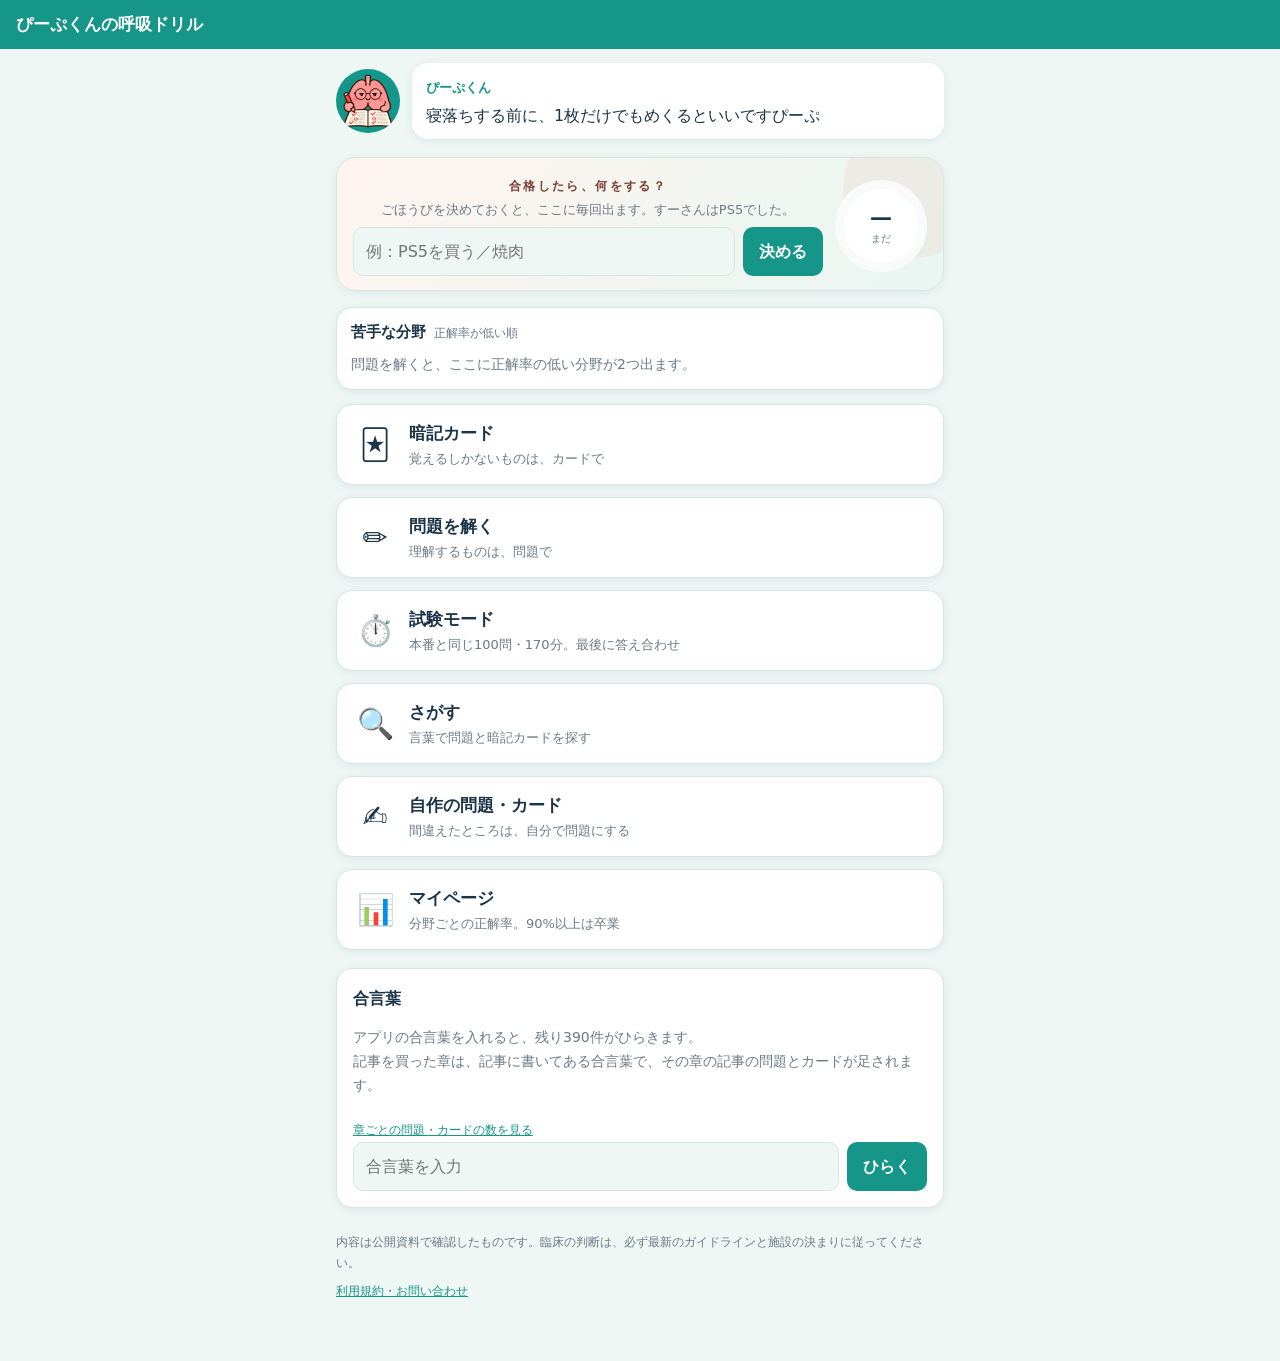
<file: index.html>
<!doctype html>
<html lang="ja">
<head>
<meta charset="utf-8">
<meta name="viewport" content="width=device-width, initial-scale=1, viewport-fit=cover">
<title>呼吸療法認定士の問題集アプリ｜ぴーぷくんの呼吸ドリル</title>
<meta name="description" content="3学会合同呼吸療法認定士の試験対策アプリ。予想問題300問、暗記カード100枚、本番と同じ100問・170分の試験モード。スマホのブラウザで開くだけで使え、無料で試せます。">
<link rel="canonical" href="https://kurato0514-sys.github.io/peep-drill/">
<meta property="og:type" content="website">
<meta property="og:site_name" content="ぴーぷくんの呼吸ドリル">
<meta property="og:title" content="呼吸療法認定士の問題集アプリ｜ぴーぷくんの呼吸ドリル">
<meta property="og:description" content="3学会合同呼吸療法認定士の試験対策アプリ。予想問題300問、暗記カード100枚、本番と同じ100問・170分の試験モード。スマホのブラウザで開くだけで使え、無料で試せます。">
<meta property="og:url" content="https://kurato0514-sys.github.io/peep-drill/">
<meta property="og:image" content="https://kurato0514-sys.github.io/peep-drill/ogp.png">
<meta property="og:locale" content="ja_JP">
<meta name="twitter:card" content="summary_large_image">
<meta name="theme-color" content="#169688">
<link rel="manifest" href="manifest.webmanifest">
<link rel="icon" href="icon-192.png">
<link rel="apple-touch-icon" href="apple-touch-icon.png">
<link rel="stylesheet" href="style.css">
<script>if('serviceWorker' in navigator) navigator.serviceWorker.register('sw.js').catch(function(){});</script>
</head>
<body>
<header class="bar">
  <button id="back" class="icon-btn" aria-label="もどる" hidden>‹</button>
  <h1 id="title">ぴーぷくんの呼吸ドリル</h1>
  <span class="spacer"></span>
</header>

<main id="view"></main>

<template id="tpl-home">
  <section class="hero">
    <img src="icon-192.png" alt="" class="avatar">
    <div class="bubble">
      <b>ぴーぷくん</b>
      <p id="peep-hello">今日も圧をかけておきますぴーぷ</p>
    </div>
  </section>

  <section id="reward" class="reward"></section>

  <section id="weak" class="weak"></section>

  <div class="modes">
    <button class="mode" data-go="cards">
      <span class="mode-emoji">🃏</span>
      <span class="mode-name">暗記カード</span>
      <span class="mode-sub">覚えるしかないものは、カードで</span>
    </button>
    <button class="mode" data-go="quiz">
      <span class="mode-emoji">✏️</span>
      <span class="mode-name">問題を解く</span>
      <span class="mode-sub">理解するものは、問題で</span>
    </button>
    <button class="mode" data-go="exam">
      <span class="mode-emoji">⏱️</span>
      <span class="mode-name">試験モード</span>
      <span class="mode-sub">本番と同じ100問・170分。最後に答え合わせ</span>
    </button>
    <button class="mode" data-go="search">
      <span class="mode-emoji">🔍</span>
      <span class="mode-name">さがす</span>
      <span class="mode-sub">言葉で問題と暗記カードを探す</span>
    </button>
    <button class="mode" data-go="own">
      <span class="mode-emoji">✍️</span>
      <span class="mode-name">自作の問題・カード</span>
      <span class="mode-sub">間違えたところは、自分で問題にする</span>
    </button>
    <button class="mode" data-go="stats">
      <span class="mode-emoji">📊</span>
      <span class="mode-name">マイページ</span>
      <span class="mode-sub">分野ごとの正解率。90%以上は卒業</span>
    </button>
  </div>

  <section class="card-box unlock">
    <h2>合言葉</h2>
    <p id="unlock-state" class="muted"></p>
    <form id="unlock-form">
      <input id="pass" type="password" autocomplete="off" placeholder="合言葉を入力">
      <button type="submit" class="btn">ひらく</button>
    </form>
  </section>

  <p class="foot muted">内容は公開資料で確認したものです。臨床の判断は、必ず最新のガイドラインと施設の決まりに従ってください。<br><button class="linkish" data-go="terms">利用規約・お問い合わせ</button></p>
</template>

<script src="app.js" type="module"></script>
</body>
</html>
</file>
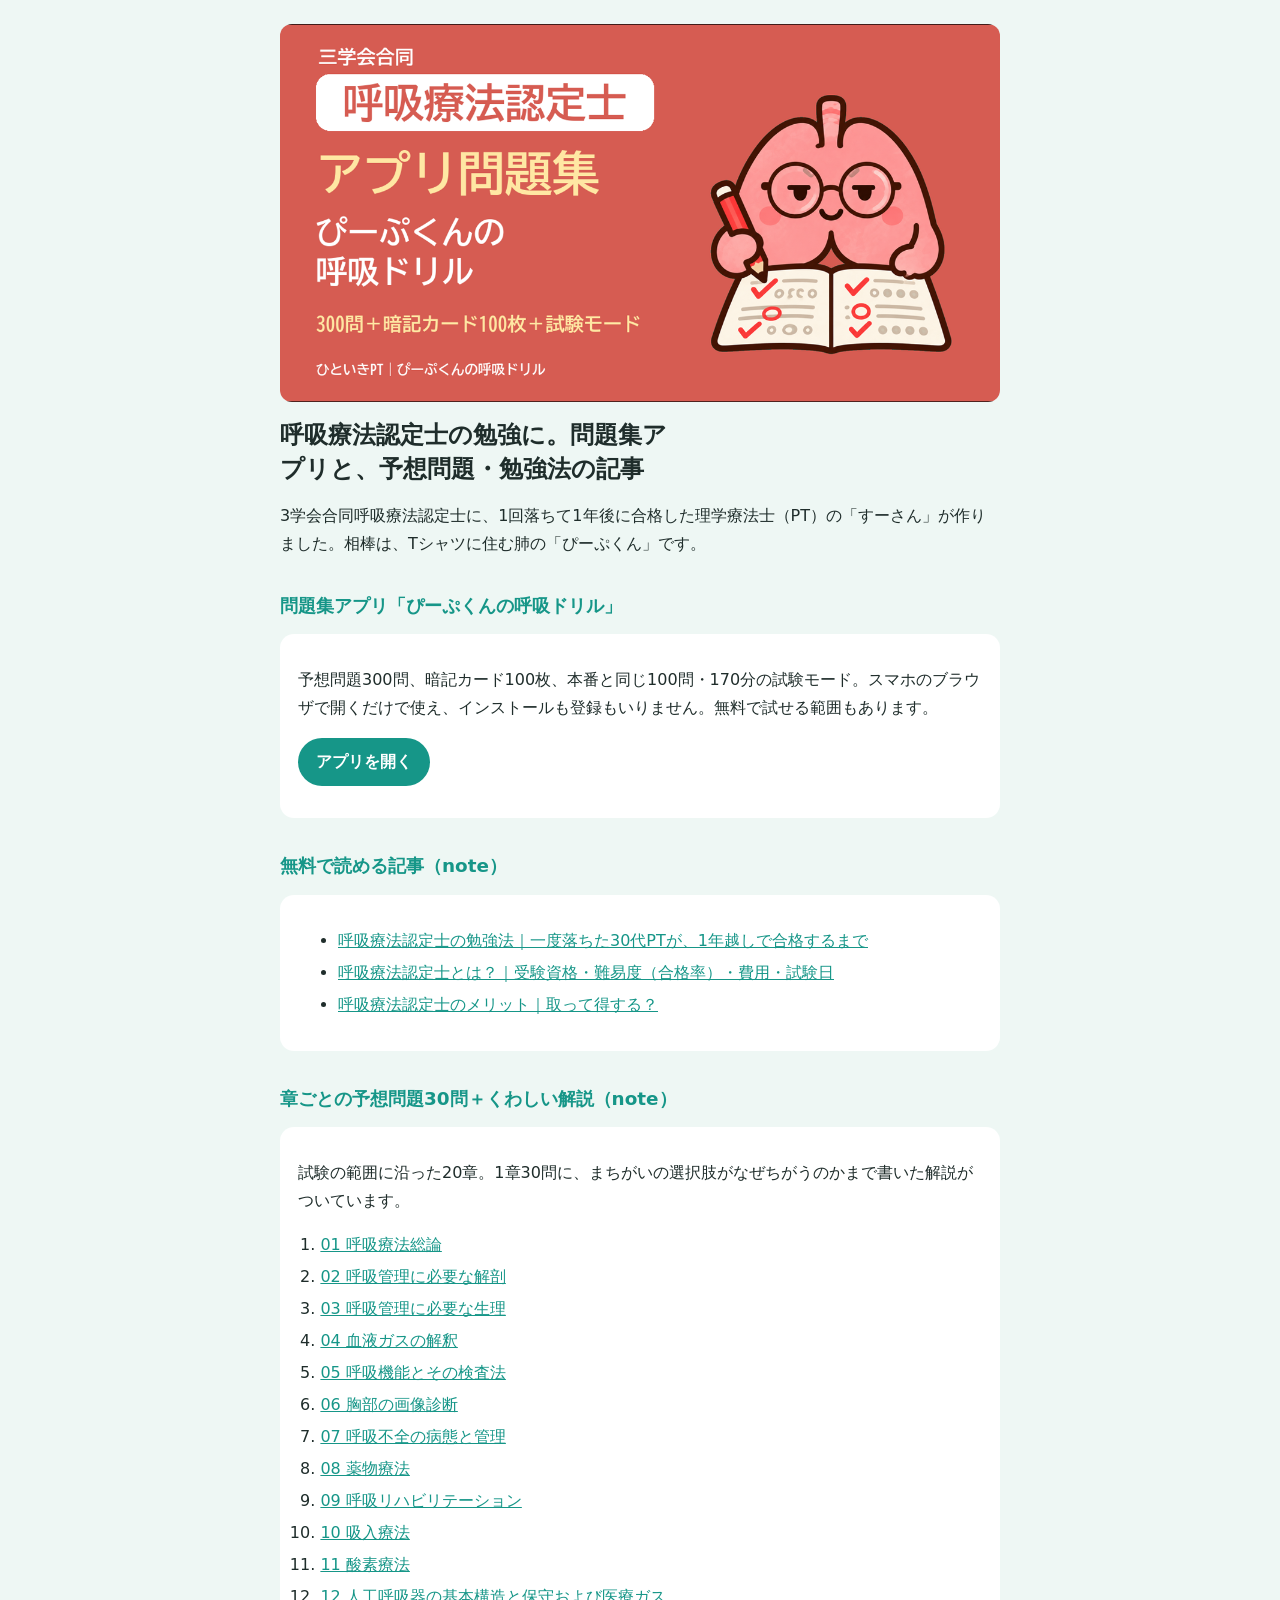
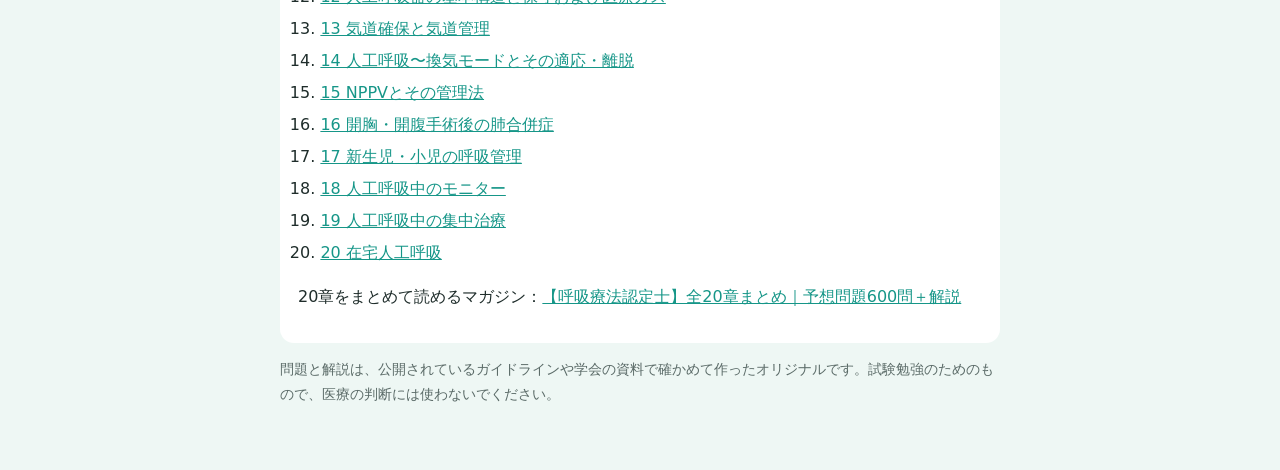
<file: about.html>
<!doctype html>
<html lang="ja">
<head>
<meta charset="utf-8">
<meta name="viewport" content="width=device-width, initial-scale=1">
<title>呼吸療法認定士の勉強に｜問題集アプリと予想問題・勉強法の記事｜ぴーぷくんの呼吸ドリル</title>
<meta name="description" content="3学会合同呼吸療法認定士の勉強に使える、問題集アプリ「ぴーぷくんの呼吸ドリル」と、noteの勉強法・予想問題の記事のまとめです。">
<link rel="canonical" href="https://kurato0514-sys.github.io/peep-drill/about.html">
<meta property="og:type" content="website">
<meta property="og:title" content="呼吸療法認定士の勉強に｜ぴーぷくんの呼吸ドリル">
<meta property="og:description" content="3学会合同呼吸療法認定士の勉強に使える、問題集アプリ「ぴーぷくんの呼吸ドリル」と、noteの勉強法・予想問題の記事のまとめです。">
<meta property="og:url" content="https://kurato0514-sys.github.io/peep-drill/about.html">
<meta property="og:image" content="https://kurato0514-sys.github.io/peep-drill/ogp.png">
<meta name="twitter:card" content="summary_large_image">
<link rel="icon" href="icon-192.png">
<style>
:root{--bg:#eef7f4;--ink:#1f2d2b;--main:#169688;--card:#fff;--muted:#5b6b68}
body{margin:0;background:var(--bg);color:var(--ink);font-family:system-ui,-apple-system,"Hiragino Sans","Noto Sans JP",sans-serif;line-height:1.75}
main{max-width:720px;margin:0 auto;padding:24px 16px 48px}
h1{font-size:1.5rem;line-height:1.4;margin:.5rem 0 1rem;text-wrap:balance}
h2{font-size:1.15rem;margin:2rem 0 .5rem;color:var(--main)}
.card{background:var(--card);border-radius:14px;padding:16px 18px;margin:12px 0}
.btn{display:inline-block;background:var(--main);color:#fff;text-decoration:none;padding:10px 18px;border-radius:999px;font-weight:700}
a{color:var(--main)}
ol{padding-left:1.4em} li{margin:.25em 0}
.small{color:var(--muted);font-size:.9rem}
img{max-width:100%;height:auto;border-radius:12px}
</style>
</head>
<body>
<main>
<img src="ogp.png" alt="呼吸療法認定士の問題集アプリ ぴーぷくんの呼吸ドリル" width="1200" height="630">
<h1>呼吸療法認定士の勉強に。問題集アプリと、予想問題・勉強法の記事</h1>
<p>3学会合同呼吸療法認定士に、1回落ちて1年後に合格した理学療法士（PT）の「すーさん」が作りました。相棒は、Tシャツに住む肺の「ぴーぷくん」です。</p>

<h2>問題集アプリ「ぴーぷくんの呼吸ドリル」</h2>
<div class="card">
<p>予想問題300問、暗記カード100枚、本番と同じ100問・170分の試験モード。スマホのブラウザで開くだけで使え、インストールも登録もいりません。無料で試せる範囲もあります。</p>
<p><a class="btn" href="./">アプリを開く</a></p>
</div>

<h2>無料で読める記事（note）</h2>
<div class="card"><ul>
<li><a href="https://note.com/hitoiki_pt/n/ne9fcd4b0a762">呼吸療法認定士の勉強法｜一度落ちた30代PTが、1年越しで合格するまで</a></li>
<li><a href="https://note.com/hitoiki_pt/n/n82d45dee404e">呼吸療法認定士とは？｜受験資格・難易度（合格率）・費用・試験日</a></li>
<li><a href="https://note.com/hitoiki_pt/n/n7cf357ca68d8">呼吸療法認定士のメリット｜取って得する？</a></li>
</ul></div>

<h2>章ごとの予想問題30問＋くわしい解説（note）</h2>
<div class="card">
<p>試験の範囲に沿った20章。1章30問に、まちがいの選択肢がなぜちがうのかまで書いた解説がついています。</p>
<ol>
<li><a href="https://note.com/hitoiki_pt/n/na894df515e51">01 呼吸療法総論</a></li>
<li><a href="https://note.com/hitoiki_pt/n/nffd91b6effd4">02 呼吸管理に必要な解剖</a></li>
<li><a href="https://note.com/hitoiki_pt/n/nbeedaa857b0e">03 呼吸管理に必要な生理</a></li>
<li><a href="https://note.com/hitoiki_pt/n/n75e0c6a95151">04 血液ガスの解釈</a></li>
<li><a href="https://note.com/hitoiki_pt/n/ncce95757919e">05 呼吸機能とその検査法</a></li>
<li><a href="https://note.com/hitoiki_pt/n/nc1083a0567c3">06 胸部の画像診断</a></li>
<li><a href="https://note.com/hitoiki_pt/n/nd3f2c23190d6">07 呼吸不全の病態と管理</a></li>
<li><a href="https://note.com/hitoiki_pt/n/n9f452e429f19">08 薬物療法</a></li>
<li><a href="https://note.com/hitoiki_pt/n/nc1c9f3933867">09 呼吸リハビリテーション</a></li>
<li><a href="https://note.com/hitoiki_pt/n/na24fd72d2963">10 吸入療法</a></li>
<li><a href="https://note.com/hitoiki_pt/n/n76b312185ec8">11 酸素療法</a></li>
<li><a href="https://note.com/hitoiki_pt/n/n3f238eff459f">12 人工呼吸器の基本構造と保守および医療ガス</a></li>
<li><a href="https://note.com/hitoiki_pt/n/n9d1bfd79d7d1">13 気道確保と気道管理</a></li>
<li><a href="https://note.com/hitoiki_pt/n/n69923ba06e93">14 人工呼吸〜換気モードとその適応・離脱</a></li>
<li><a href="https://note.com/hitoiki_pt/n/n783500965d54">15 NPPVとその管理法</a></li>
<li><a href="https://note.com/hitoiki_pt/n/n754aeb491941">16 開胸・開腹手術後の肺合併症</a></li>
<li><a href="https://note.com/hitoiki_pt/n/n834c308b2506">17 新生児・小児の呼吸管理</a></li>
<li><a href="https://note.com/hitoiki_pt/n/nb1991caca5dc">18 人工呼吸中のモニター</a></li>
<li><a href="https://note.com/hitoiki_pt/n/nef4aa62c1bd8">19 人工呼吸中の集中治療</a></li>
<li><a href="https://note.com/hitoiki_pt/n/n2a06dc443830">20 在宅人工呼吸</a></li>
</ol>
<p>20章をまとめて読めるマガジン：<a href="https://note.com/hitoiki_pt/m/m8d4c6478ca5d">【呼吸療法認定士】全20章まとめ｜予想問題600問＋解説</a></p>
</div>

<p class="small">問題と解説は、公開されているガイドラインや学会の資料で確かめて作ったオリジナルです。試験勉強のためのもので、医療の判断には使わないでください。</p>
</main>
</body>
</html>
</file>
<file: style.css>
:root {
  --bg: #eef7f4;
  --surface: #ffffff;
  --ink: #1c3448;
  --muted: #6b7a86;
  --teal: #169688;
  --teal-soft: #d7efea;
  --coral: #e2685a;
  --ok: #2e9a5e;
  --ng: #d2493d;
  --line: #d6e6e1;
  --shadow: 0 2px 10px rgba(28, 52, 72, .08);
  --on-teal: #ffffff;
  --reward-a: #fff4ef;
  --reward-b: #e9f6f2;
  --reward-ink: #7a3b30;
}
@media (prefers-color-scheme: dark) {
  :root {
    --bg: #0f1a20;
    --surface: #17262e;
    --ink: #e6f1ee;
    --muted: #93a6ae;
    --teal: #3cc2b1;
    --teal-soft: #1d3a3a;
    --coral: #f08a7d;
    --ok: #5cc98b;
    --ng: #f07a6f;
    --line: #27404a;
    --shadow: none;
    --on-teal: #0b1d1b;
    --reward-a: #2a2220;
    --reward-b: #16302d;
    --reward-ink: #f3b3a7;
  }
}
* { box-sizing: border-box; }
html, body { margin: 0; }
body {
  background: var(--bg);
  color: var(--ink);
  font-family: "Hiragino Sans", "Noto Sans JP", "Yu Gothic UI", system-ui, sans-serif;
  line-height: 1.7;
  -webkit-text-size-adjust: 100%;
}
.bar {
  position: sticky; top: 0; z-index: 5;
  display: flex; align-items: center; gap: 8px;
  padding: calc(env(safe-area-inset-top) + 10px) 16px 10px;
  background: var(--teal); color: #fff;
}
.bar h1 { font-size: 17px; margin: 0; font-weight: 700; }
.spacer { flex: 1; }
.icon-btn {
  background: none; border: 0; color: inherit; font-size: 28px; line-height: 1;
  padding: 0 6px; cursor: pointer;
}
main { max-width: 640px; margin: 0 auto; padding: 16px 16px 48px; }
.muted { color: var(--muted); font-size: 14px; }
.foot { margin-top: 24px; font-size: 12px; }

.hero { display: flex; gap: 12px; align-items: center; margin: 4px 0 18px; }
.avatar { width: 64px; height: 64px; border-radius: 50%; flex: none; }
.bubble {
  background: var(--surface); border-radius: 16px; padding: 10px 14px;
  box-shadow: var(--shadow); flex: 1;
}
.bubble b { font-size: 13px; color: var(--teal); }
.bubble p { margin: 2px 0 0; }

.modes { display: grid; gap: 12px; }
.mode {
  display: grid; grid-template-columns: 44px 1fr; grid-template-rows: auto auto;
  align-items: center; column-gap: 12px; text-align: left;
  background: var(--surface); color: var(--ink); border: 1px solid var(--line);
  border-radius: 16px; padding: 14px 16px; box-shadow: var(--shadow); cursor: pointer;
  font: inherit;
}
.mode-emoji { grid-row: span 2; font-size: 30px; text-align: center; }
.mode-name { font-weight: 700; font-size: 17px; }
.mode-sub { color: var(--muted); font-size: 13px; }

.card-box {
  background: var(--surface); border-radius: 16px; padding: 16px;
  box-shadow: var(--shadow); margin-top: 18px; border: 1px solid var(--line);
}
.card-box h2 { font-size: 16px; margin: 0 0 6px; }
form { display: flex; gap: 8px; }
input[type=password], input[type=text] {
  flex: 1; min-width: 0; font: inherit; padding: 10px 12px;
  border-radius: 10px; border: 1px solid var(--line); background: var(--bg); color: var(--ink);
}
.btn {
  font: inherit; font-weight: 700; border: 0; border-radius: 10px;
  padding: 10px 16px; background: var(--teal); color: #fff; cursor: pointer;
}
.btn.ghost { background: var(--teal-soft); color: var(--ink); }
.btn.wide { width: 100%; padding: 14px; }
.btn:disabled { opacity: .5; }

.chips { display: flex; flex-wrap: wrap; gap: 8px; margin: 4px 0 16px; }
.chip {
  font: inherit; font-size: 14px; border-radius: 999px; padding: 6px 12px;
  border: 1px solid var(--line); background: var(--surface); color: var(--ink); cursor: pointer;
}
.chip[aria-pressed=true] { background: var(--teal); border-color: var(--teal); color: #fff; }
.chip .lock { font-size: 12px; margin-left: 4px; }

.flash {
  min-height: 240px; display: flex; flex-direction: column; justify-content: center;
  text-align: center; cursor: pointer; user-select: none;
}
.flash .cat { font-size: 12px; color: var(--muted); }
.flash .face { font-size: 22px; font-weight: 700; margin: 8px 0; white-space: pre-wrap; }
.flash .back { font-size: 18px; font-weight: 400; }
.flash .note { font-size: 13px; color: var(--muted); white-space: pre-wrap; }
.flash .src { font-size: 11px; color: var(--muted); margin-top: 10px; }
.row { display: flex; gap: 10px; margin-top: 12px; }
.row .btn { flex: 1; }
.progress { font-size: 13px; color: var(--muted); text-align: right; }

.q-text { font-size: 17px; font-weight: 700; white-space: pre-wrap; }
.choices { display: grid; gap: 10px; margin: 14px 0; }
.choice {
  display: flex; gap: 10px; text-align: left; font: inherit;
  background: var(--surface); color: var(--ink); border: 1px solid var(--line);
  border-radius: 12px; padding: 12px 14px; cursor: pointer;
}
.choice .key { font-weight: 700; color: var(--teal); }
.choice[aria-pressed=true] { border-color: var(--teal); background: var(--teal-soft); }
.choice.correct { border-color: var(--ok); background: color-mix(in srgb, var(--ok) 14%, var(--surface)); }
.choice.wrong { border-color: var(--ng); background: color-mix(in srgb, var(--ng) 14%, var(--surface)); }
.result { font-weight: 700; font-size: 18px; }
.result.ok { color: var(--ok); }
.result.ng { color: var(--ng); }
.explain { white-space: pre-wrap; }
.peep {
  border-left: 4px solid var(--teal); background: var(--teal-soft);
  border-radius: 8px; padding: 8px 12px; margin: 12px 0;
}
.peep b { font-size: 13px; }

.stat { display: grid; grid-template-columns: 1fr auto; gap: 4px 12px; align-items: center; padding: 10px 0; border-bottom: 1px solid var(--line); }
.stat:last-child { border-bottom: 0; }
.meter { grid-column: 1 / -1; height: 8px; border-radius: 99px; background: var(--line); overflow: hidden; }
.meter i { display: block; height: 100%; background: var(--teal); }
.meter i.grad { background: var(--ok); }
.badge { font-size: 12px; font-weight: 700; color: var(--ok); }
.big { font-size: 40px; font-weight: 700; text-align: center; margin: 8px 0; }

/* マイページ */
.tiles { display: grid; grid-template-columns: repeat(3, 1fr); gap: 10px; }
.tile { background: var(--surface); border: 1px solid var(--line); border-radius: 14px; padding: 10px; text-align: center; box-shadow: var(--shadow); }
.tile .muted { font-size: 12px; }
.tile-v { font-size: 24px; font-weight: 700; }
.radar { width: 100%; max-width: 420px; display: block; margin: 0 auto; }
.r-grid { fill: none; stroke: var(--line); stroke-width: 1; }
.r-axis { stroke: var(--line); stroke-width: 1; }
.r-grad { fill: none; stroke: var(--ok); stroke-width: 1.5; stroke-dasharray: 4 4; }
.r-area { fill: var(--teal); fill-opacity: .18; stroke: var(--teal); stroke-width: 2; stroke-linejoin: round; }
.r-dot { fill: var(--teal); stroke: var(--surface); stroke-width: 2; }
.r-dot.empty { fill: var(--surface); stroke: var(--muted); stroke-width: 1.5; }
.r-dot.on { r: 6.5; }
.r-hit { fill: transparent; cursor: pointer; }
.r-label { font-size: 11px; fill: var(--muted); font-weight: 700; }
.r-tick { font-size: 9px; fill: var(--muted); }
.r-tip { text-align: center; font-size: 14px; font-weight: 700; margin-top: 4px; min-height: 1.4em; }

/* 自作フォーム・出題設定 */
.form { display: grid; gap: 12px; }
.field { display: grid; gap: 4px; font-size: 14px; font-weight: 700; }
.field textarea, .field select, .field input[type=text] {
  font: inherit; font-weight: 400; padding: 10px 12px; border-radius: 10px;
  border: 1px solid var(--line); background: var(--bg); color: var(--ink); width: 100%;
}
.opt { display: grid; grid-template-columns: auto 16px 1fr; align-items: center; gap: 8px; margin-top: 6px; }
.ok-mark { display: flex; align-items: center; gap: 2px; font-size: 12px; font-weight: 400; color: var(--muted); }
.stat .row .chip { padding: 4px 10px; font-size: 13px; }
.setting { margin-top: 12px; }
.setting .chips { margin-bottom: 6px; }
.setting > .muted { margin: 8px 0 4px; }
.r-label.dim { opacity: .45; font-weight: 400; }
.linkish { background: none; border: 0; padding: 0; margin-top: 8px; font: inherit; font-size: 12px; color: var(--teal); text-decoration: underline; cursor: pointer; }
.terms p { margin: 6px 0; font-size: 15px; }
.prep { margin: 10px 0 0; font-size: 13px; }
.flash.is-back { background: var(--teal-soft); }
.flip-hint { margin-top: 10px; font-size: 12px; }
@media (prefers-reduced-motion: no-preference) { .flash { transition: background-color .2s; } }
/* 問いや答えの改行で、最後の行が1文字だけにならないように */
.flash .face { text-wrap: balance; word-break: auto-phrase; }
.flash .note, .q-text, .choice span:last-child, .explain { text-wrap: pretty; word-break: auto-phrase; }
.peep { display: flex; gap: 10px; align-items: flex-start; }
.peep-ic { width: 40px; height: 40px; border-radius: 50%; flex: none; }

/* 合格したら（ごほうび）＋全体の正解率 */
:root { --lv-red: #d2493d; --lv-yellow: #e0a800; --lv-blue: #2f74c0; --lv-green: #2e9a5e;
}
.reward {
  position: relative; overflow: hidden;
  background: linear-gradient(135deg, var(--reward-a), var(--reward-b));
  border: 1px solid var(--line); border-radius: 20px;
  padding: 18px 16px 14px; margin: 0 0 16px;
  display: grid; grid-template-columns: 1fr auto; gap: 14px 12px; align-items: center;
  box-shadow: var(--shadow);
}
.reward::before {
  content: ""; position: absolute; right: -40px; top: -40px; width: 140px; height: 140px; border-radius: 50%;
  background: var(--coral); opacity: .08; pointer-events: none;
}
.reward-main { display: grid; gap: 2px; justify-items: center; text-align: center; position: relative; }
.reward-label { font-size: 12px; font-weight: 700; letter-spacing: .2em; color: var(--reward-ink); }
.reward-text { font-size: 24px; font-weight: 800; line-height: 1.35; text-wrap: balance; word-break: auto-phrase; }
.reward .linkish { margin: 2px 0 0; font-size: 11px; color: var(--muted); }
.reward .muted { margin: 0 0 4px; font-size: 13px; }
.reward form { width: 100%; }
.rate-ring {
  --lv: var(--line);
  width: 92px; height: 92px; border-radius: 50%; border: 0; padding: 0; cursor: pointer; position: relative;
  background: conic-gradient(var(--lv) calc(var(--p) * 1%), color-mix(in srgb, var(--lv) 16%, var(--surface)) 0);
  display: grid; place-items: center; font: inherit; color: var(--ink);
}
.ring-in {
  width: 74px; height: 74px; border-radius: 50%; background: var(--surface);
  display: grid; place-content: center; justify-items: center;
}
.rate-num { font-size: 22px; font-weight: 800; line-height: 1.1; font-variant-numeric: tabular-nums; }
.rate-cap { font-size: 10px; color: var(--muted); font-variant-numeric: tabular-nums; }
.lv-red { --lv: var(--lv-red); } .lv-yellow { --lv: var(--lv-yellow); } .lv-blue { --lv: var(--lv-blue); } .lv-green { --lv: var(--lv-green); } .lv-none { --lv: var(--line); }
.reward-peep { grid-column: 1 / -1; display: flex; gap: 10px; align-items: flex-end; font-size: 14px; }
.reward-peep .peep-ic { width: 36px; height: 36px; }
.reward-peep > div {
  background: var(--surface); border-radius: 14px 14px 14px 4px; padding: 8px 12px;
  border: 1px solid var(--line);
}
.reward-peep b { font-size: 11px; color: var(--muted); display: block; }
.reward-peep > div > div { text-wrap: pretty; word-break: auto-phrase; }
.reward-peep .cheer { margin-top: 4px; font-weight: 700; color: var(--teal); text-wrap: pretty; word-break: auto-phrase; }

/* 苦手な分野 */
.weak { background: var(--surface); border: 1px solid var(--line); border-radius: 16px; padding: 12px 14px; margin: 0 0 14px; box-shadow: var(--shadow); display: grid; gap: 8px; }
.weak-head { display: flex; align-items: baseline; gap: 8px; }
.weak-head h2 { font-size: 15px; margin: 0; }
.weak-head .muted { font-size: 12px; }
.weak .muted { margin: 0; }
.weak-row { display: grid; grid-template-columns: 10px 1fr auto auto; gap: 10px; align-items: center; }
.weak-dot { width: 10px; height: 10px; border-radius: 50%; background: var(--lv); }
.weak-name { font-weight: 700; font-size: 14px; text-wrap: pretty; word-break: auto-phrase; }
.weak-pct { font-weight: 800; font-variant-numeric: tabular-nums; }
.weak-go { padding: 6px 14px; font-size: 14px; }
.quiz-top { display: flex; align-items: center; justify-content: space-between; gap: 8px; }
.quiz-top .muted { margin: 0; }
.set-btn { padding: 6px 12px; font-size: 14px; }

/* 試験モード */
.exam-spec { display: grid; grid-template-columns: 1fr 1fr; gap: 10px; margin: 8px 0; }
.exam-spec > div { display: grid; justify-items: center; background: var(--bg); border-radius: 12px; padding: 10px; }
.exam-spec b { font-size: 24px; font-variant-numeric: tabular-nums; }
.exam-rules { margin: 8px 0 14px; padding-left: 1.2em; font-size: 14px; }
.exam-bar {
  position: sticky; top: calc(env(safe-area-inset-top, 0px) + 52px); z-index: 4;
  display: flex; justify-content: space-between; align-items: center;
  background: var(--surface); border: 1px solid var(--line); border-radius: 12px; padding: 8px 14px; margin-bottom: 10px; box-shadow: var(--shadow);
}
.exam-time { font-weight: 800; font-size: 18px; font-variant-numeric: tabular-nums; }
.exam-time.low { color: var(--ng); }
.exam-nav { display: grid; grid-template-columns: repeat(auto-fill, minmax(40px, 1fr)); gap: 6px; margin: 8px 0 14px; }
.exam-num { font: inherit; font-size: 13px; padding: 6px 0; border-radius: 8px; border: 1px solid var(--line); background: var(--surface); color: var(--ink); cursor: pointer; position: relative; font-variant-numeric: tabular-nums; }
.exam-num.done { background: color-mix(in srgb, var(--ok) 18%, var(--surface)); border-color: var(--ok); }
.exam-num.flag::after { content: "🚩"; position: absolute; top: -8px; right: -4px; font-size: 11px; }
.exam-num.cur { outline: 2px solid var(--teal); outline-offset: 1px; }
.exam-score { font-weight: 700; font-variant-numeric: tabular-nums; }
.exam-big { color: var(--lv, var(--ink)); }
.meter i.lvbar { background: var(--lv); }
.ans { border-top: 1px solid var(--line); padding: 8px 0; }
.ans summary { cursor: pointer; font-weight: 700; }
.ans-choices { padding-left: 1.4em; }
.ans-choices li.right { color: var(--ok); font-weight: 700; }
.ans-choices li.wrong { color: var(--ng); text-decoration: line-through; }
.hist-row { width: 100%; text-align: left; font: inherit; color: var(--ink); background: none; border: 0; border-bottom: 1px solid var(--line); cursor: pointer; }
.exam-num.miss { background: color-mix(in srgb, var(--ng) 12%, var(--surface)); border-color: var(--ng); }
/* スタートの下：いまの設定 */
.cfg-box { margin-top: 12px; border: 1px solid var(--line); border-radius: 14px; padding: 10px 14px; background: var(--surface); display: grid; gap: 4px; }
.cfg-head { display: flex; justify-content: space-between; align-items: baseline; gap: 8px; padding-bottom: 6px; border-bottom: 1px solid var(--line); margin-bottom: 2px; font-size: 14px; }
.cfg-head .linkish { margin: 0; font-size: 13px; }
.cfg-n { font-size: 18px; font-variant-numeric: tabular-nums; }
.cfg-row { display: grid; grid-template-columns: 6.5em 1fr; gap: 8px; font-size: 13px; }
.cfg-k { color: var(--muted); }
.cfg-v { font-weight: 700; }
.pause-btn { padding: 4px 10px; font-size: 13px; }
.paused .big { font-size: 48px; }

/* 問題画面：短い問題なら、スクロールなしで選択肢まで見えるように詰める */
main { padding-top: 10px; }
.progress { line-height: 1.4; margin-bottom: 6px; }
.q-text { font-size: 16px; line-height: 1.55; }
.choices { gap: 7px; margin: 10px 0; }
.choice { padding: 9px 12px; line-height: 1.45; border-radius: 10px; }
.card-box:has(.choices) { padding: 14px; }
.card-box:has(.choices) > .muted { margin: 4px 0 0; }
.exam-bar { padding: 6px 12px; margin-bottom: 6px; }
.exam-time { font-size: 16px; }

/* 点検での直し */
.bar { color: var(--on-teal); }
.btn { color: var(--on-teal); }
.btn.ghost { color: var(--ink); }
.chip[aria-pressed=true] { color: var(--on-teal); }
body { overflow-wrap: anywhere; }
.stat > span, .cfg-row > span { min-width: 0; }
.exam-big.lv-yellow, .rate-ring.lv-yellow .rate-num { color: #9a7200; }
@media (prefers-color-scheme: dark) { .exam-big.lv-yellow, .rate-ring.lv-yellow .rate-num { color: #e0a800; } }

/* 中身の一覧 */
.table-wrap { overflow-x: auto; padding: 8px; }
table.contents { border-collapse: collapse; width: 100%; font-size: 13px; }
table.contents th, table.contents td { padding: 6px 4px; border-bottom: 1px solid var(--line, #ddd); text-align: left; vertical-align: top; }
table.contents .num { text-align: right; white-space: nowrap; }
table.contents thead th { font-size: 12px; }

/* 図を見て答える問題 */
.q-img-link { display: block; margin: 10px 0 4px; }
.q-img { width: 100%; height: auto; border-radius: 10px; border: 1px solid var(--line); background: #fff; }

/* 暗記カード：穴埋めと単語帳 */
.flash .face.cloze { font-size: 19px; font-weight: 400; line-height: 1.9; text-align: left; }
.flash .blank { display: inline-block; min-width: 3.2em; padding: 0 .4em; margin: 0 .15em; border-bottom: 2px solid var(--teal); color: var(--muted); text-align: center; font-weight: 700; }
.flash .blank.shown { background: color-mix(in srgb, var(--teal) 16%, transparent); color: var(--ink); border-radius: 4px; }
.flash .face.term { font-size: 28px; }

/* お気に入り */
.flash { position: relative; }
.fav-btn { position: absolute; top: 8px; right: 10px; background: none; border: 0; font-size: 26px; line-height: 1; color: var(--muted); cursor: pointer; padding: 4px; }
.fav-btn[aria-pressed="true"] { color: #e0a800; }

.prev-row { margin-top: 10px; }
.prev-btn { width: 100%; padding: 8px; font-size: 14px; }

.flash .blank .hint { font-size: 12px; font-weight: 400; color: var(--muted); letter-spacing: .02em; }

/* 中身の一覧：スマホの幅でも章の名前が細切れにならないように、数字の列を細くする */
table.contents td:first-child { min-width: 9em; }
table.contents thead th.num { font-size: 11px; line-height: 1.3; white-space: pre-line; width: 3.2em; }
table.contents td.num { width: 3.2em; }

/* 図を押したときの拡大表示 */
button.q-img-link { width: 100%; padding: 0; border: 0; background: none; cursor: zoom-in; }
.zoom { position: fixed; inset: 0; z-index: 50; background: rgba(10, 20, 26, .88); display: grid; place-items: center; padding: calc(env(safe-area-inset-top, 0px) + 48px) 8px calc(env(safe-area-inset-bottom, 0px) + 16px); overflow: auto; }
.zoom img { max-width: 100%; max-height: 100%; background: #fff; border-radius: 6px; }
.zoom-close { position: fixed; top: calc(env(safe-area-inset-top, 0px) + 10px); right: 12px; font: inherit; font-weight: 700; border: 0; border-radius: 999px; padding: 6px 14px; background: #fff; color: #1c3448; cursor: pointer; }
</file>
